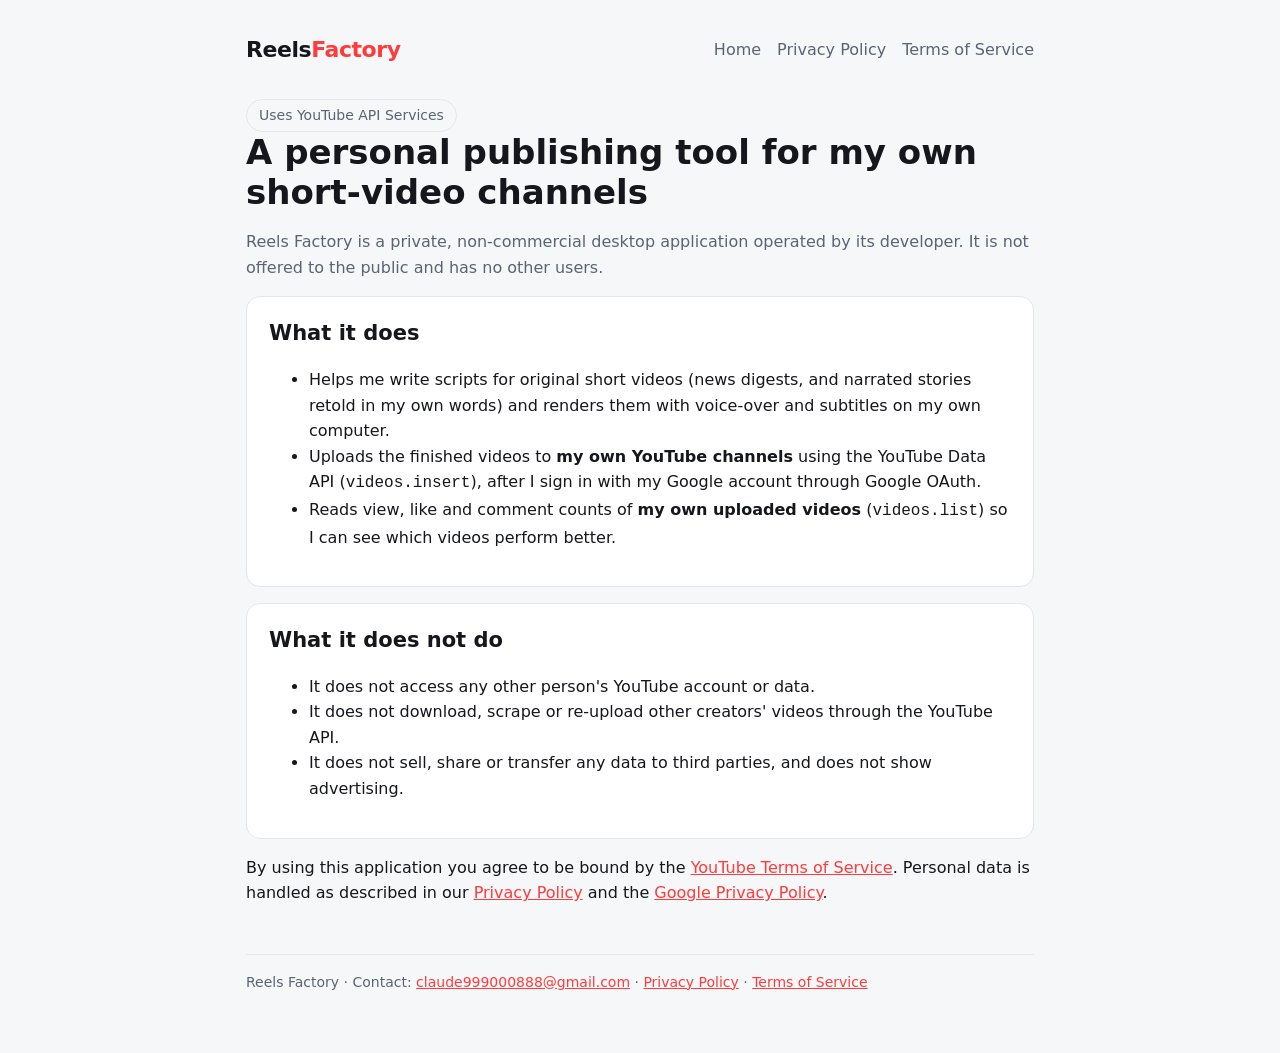
<file: index.html>
<!doctype html><html lang="en"><head><meta charset="utf-8"><meta name="viewport" content="width=device-width,initial-scale=1">
<title>Reels Factory</title><link rel="stylesheet" href="style.css"></head><body><div class="wrap">
<header><div class="logo">Reels<span>Factory</span></div>
<nav><a href="index.html">Home</a><a href="privacy.html">Privacy Policy</a><a href="terms.html">Terms of Service</a></nav></header>

<span class="badge">Uses YouTube API Services</span>
<h1>A personal publishing tool for my own short-video channels</h1>
<p class="muted">Reels Factory is a private, non-commercial desktop application operated by its developer. It is not offered to the public and has no other users.</p>

<div class="card">
<h2>What it does</h2>
<ul>
<li>Helps me write scripts for original short videos (news digests, and narrated stories retold in my own words) and renders them with voice-over and subtitles on my own computer.</li>
<li>Uploads the finished videos to <b>my own YouTube channels</b> using the YouTube Data API (<code>videos.insert</code>), after I sign in with my Google account through Google OAuth.</li>
<li>Reads view, like and comment counts of <b>my own uploaded videos</b> (<code>videos.list</code>) so I can see which videos perform better.</li>
</ul>
</div>

<div class="card">
<h2>What it does not do</h2>
<ul>
<li>It does not access any other person's YouTube account or data.</li>
<li>It does not download, scrape or re-upload other creators' videos through the YouTube API.</li>
<li>It does not sell, share or transfer any data to third parties, and does not show advertising.</li>
</ul>
</div>

<p>By using this application you agree to be bound by the <a href="https://www.youtube.com/t/terms">YouTube Terms of Service</a>.
Personal data is handled as described in our <a href="privacy.html">Privacy Policy</a> and the <a href="https://policies.google.com/privacy">Google Privacy Policy</a>.</p>

<footer>Reels Factory · Contact: <a href="mailto:claude999000888@gmail.com">claude999000888@gmail.com</a> · <a href="privacy.html">Privacy Policy</a> · <a href="terms.html">Terms of Service</a></footer>
</div></body></html>
</file>
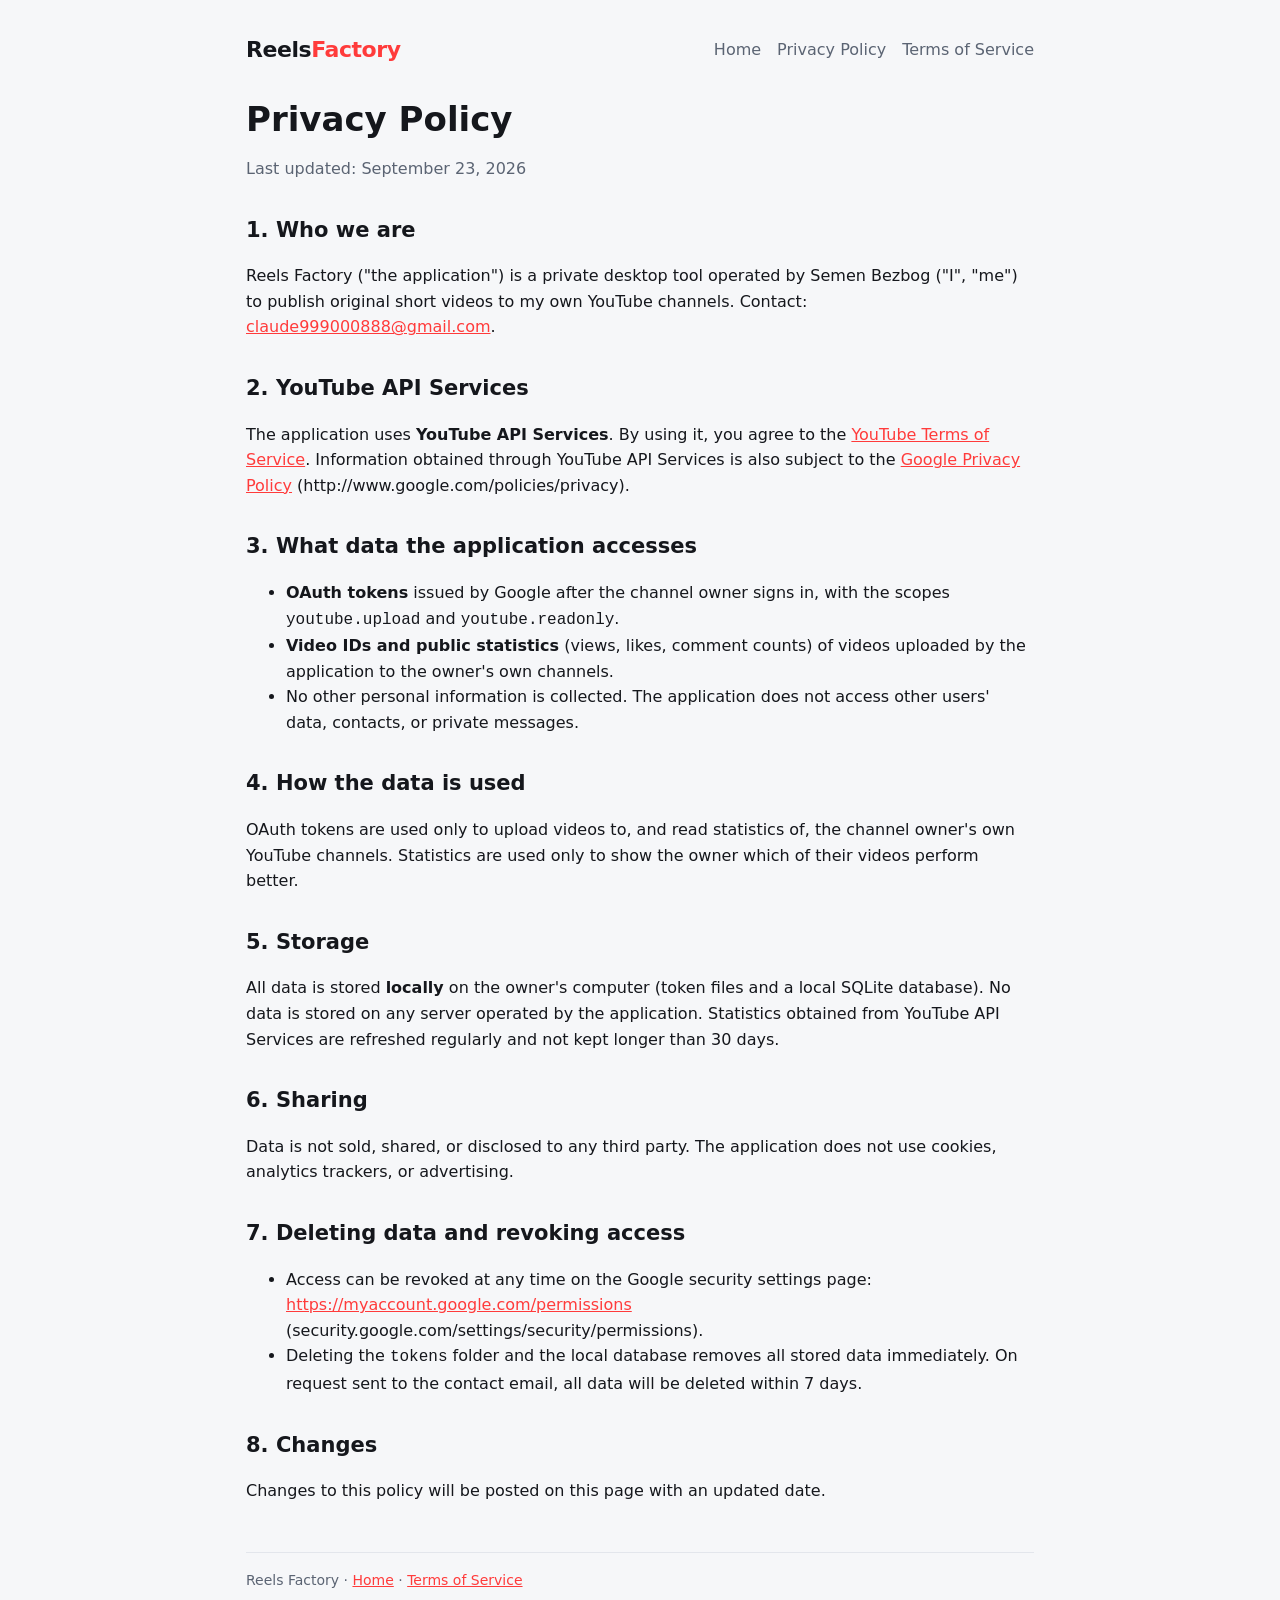
<file: privacy.html>
<!doctype html><html lang="en"><head><meta charset="utf-8"><meta name="viewport" content="width=device-width,initial-scale=1">
<title>Privacy Policy — Reels Factory</title><link rel="stylesheet" href="style.css"></head><body><div class="wrap">
<header><div class="logo">Reels<span>Factory</span></div>
<nav><a href="index.html">Home</a><a href="privacy.html">Privacy Policy</a><a href="terms.html">Terms of Service</a></nav></header>
<h1>Privacy Policy</h1><p class="muted">Last updated: September 23, 2026</p>

<h2>1. Who we are</h2>
<p>Reels Factory ("the application") is a private desktop tool operated by Semen Bezbog ("I", "me") to publish original short videos to my own YouTube channels. Contact: <a href="mailto:claude999000888@gmail.com">claude999000888@gmail.com</a>.</p>

<h2>2. YouTube API Services</h2>
<p>The application uses <b>YouTube API Services</b>. By using it, you agree to the <a href="https://www.youtube.com/t/terms">YouTube Terms of Service</a>. Information obtained through YouTube API Services is also subject to the <a href="https://policies.google.com/privacy">Google Privacy Policy</a> (http://www.google.com/policies/privacy).</p>

<h2>3. What data the application accesses</h2>
<ul>
<li><b>OAuth tokens</b> issued by Google after the channel owner signs in, with the scopes <code>youtube.upload</code> and <code>youtube.readonly</code>.</li>
<li><b>Video IDs and public statistics</b> (views, likes, comment counts) of videos uploaded by the application to the owner's own channels.</li>
<li>No other personal information is collected. The application does not access other users' data, contacts, or private messages.</li>
</ul>

<h2>4. How the data is used</h2>
<p>OAuth tokens are used only to upload videos to, and read statistics of, the channel owner's own YouTube channels. Statistics are used only to show the owner which of their videos perform better.</p>

<h2>5. Storage</h2>
<p>All data is stored <b>locally</b> on the owner's computer (token files and a local SQLite database). No data is stored on any server operated by the application. Statistics obtained from YouTube API Services are refreshed regularly and not kept longer than 30 days.</p>

<h2>6. Sharing</h2>
<p>Data is not sold, shared, or disclosed to any third party. The application does not use cookies, analytics trackers, or advertising.</p>

<h2>7. Deleting data and revoking access</h2>
<ul>
<li>Access can be revoked at any time on the Google security settings page: <a href="https://myaccount.google.com/permissions">https://myaccount.google.com/permissions</a> (security.google.com/settings/security/permissions).</li>
<li>Deleting the <code>tokens</code> folder and the local database removes all stored data immediately. On request sent to the contact email, all data will be deleted within 7 days.</li>
</ul>

<h2>8. Changes</h2>
<p>Changes to this policy will be posted on this page with an updated date.</p>
<footer>Reels Factory · <a href="index.html">Home</a> · <a href="terms.html">Terms of Service</a></footer>
</div></body></html>
</file>
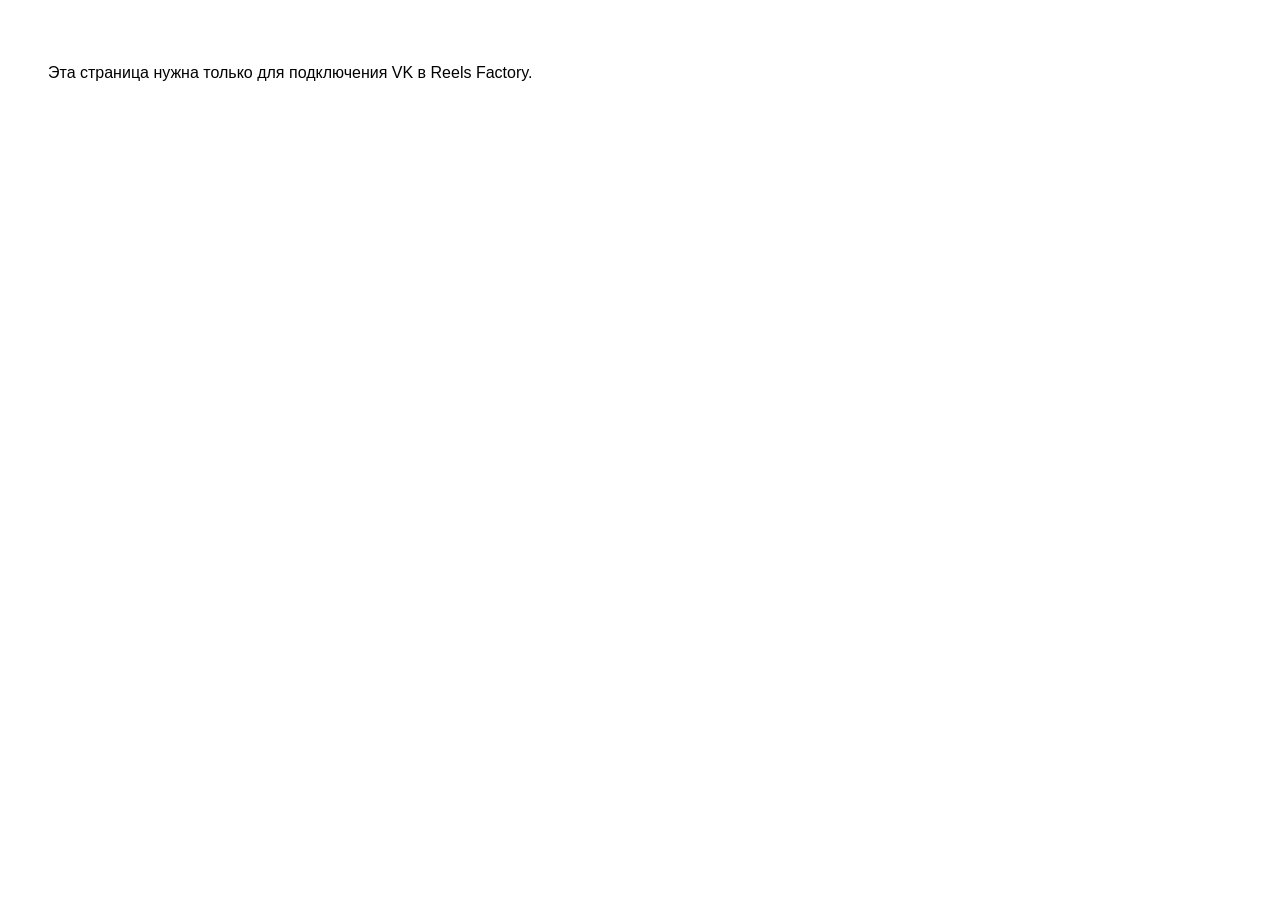
<file: vk.html>
<!doctype html>
<html lang="ru"><head><meta charset="utf-8"><title>Reels Factory — вход VK</title>
<meta name="robots" content="noindex"></head>
<body style="font-family:sans-serif;padding:40px">
<p id="m">Передаю ответ ВКонтакте в программу Reels Factory на этом компьютере…</p>
<script>
  var q = location.search || "";
  if (q.indexOf("code=") > -1 || q.indexOf("error=") > -1) {
    location.replace("http://localhost:3456/vk/" + q);
  } else {
    document.getElementById("m").textContent = "Эта страница нужна только для подключения VK в Reels Factory.";
  }
</script>
</body></html>
</file>
<file: style.css>
:root{--bg:#0f1115;--card:#171a21;--text:#e8eaf0;--muted:#9aa3b2;--accent:#ff3b3b;--line:#262b36}
@media (prefers-color-scheme: light){:root{--bg:#f6f7f9;--card:#fff;--text:#15171c;--muted:#5b6473;--line:#e3e6ec}}
*{box-sizing:border-box}body{margin:0;background:var(--bg);color:var(--text);font:16px/1.6 system-ui,-apple-system,Segoe UI,Roboto,sans-serif}
.wrap{max-width:820px;margin:0 auto;padding:32px 16px 64px}
header{display:flex;align-items:center;justify-content:space-between;gap:16px;flex-wrap:wrap;margin-bottom:32px}
.logo{font-weight:800;font-size:22px;letter-spacing:-.02em}.logo span{color:var(--accent)}
nav a{color:var(--muted);text-decoration:none;margin-left:16px}nav a:hover{color:var(--text)}
h1{font-size:34px;line-height:1.2;margin:0 0 12px}h2{font-size:21px;margin:32px 0 8px}
p,li{color:var(--text)}.muted{color:var(--muted)}
.card{background:var(--card);border:1px solid var(--line);border-radius:14px;padding:20px 22px;margin:16px 0}
.badge{display:inline-block;border:1px solid var(--line);border-radius:999px;padding:4px 12px;font-size:14px;color:var(--muted)}
a{color:var(--accent)}footer{margin-top:48px;padding-top:16px;border-top:1px solid var(--line);color:var(--muted);font-size:14px}
.card h2{margin-top:0}
</file>
